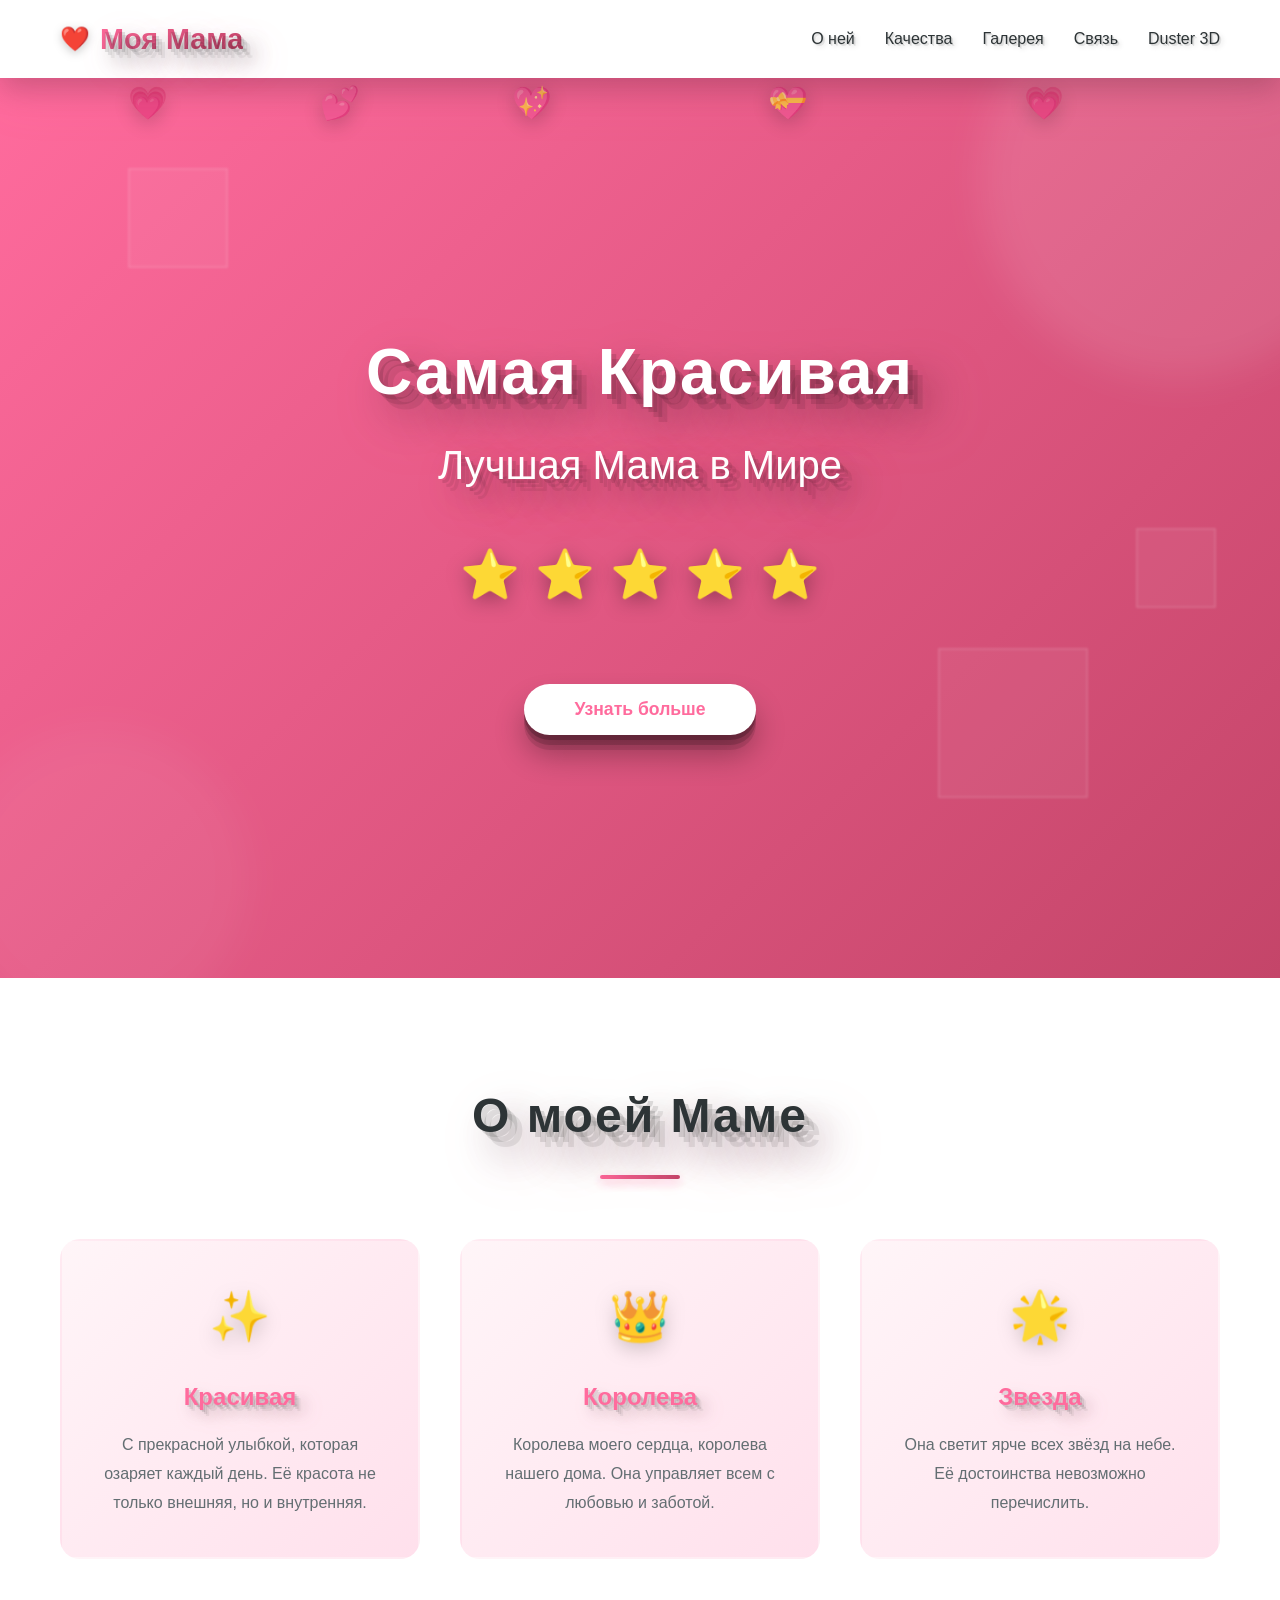
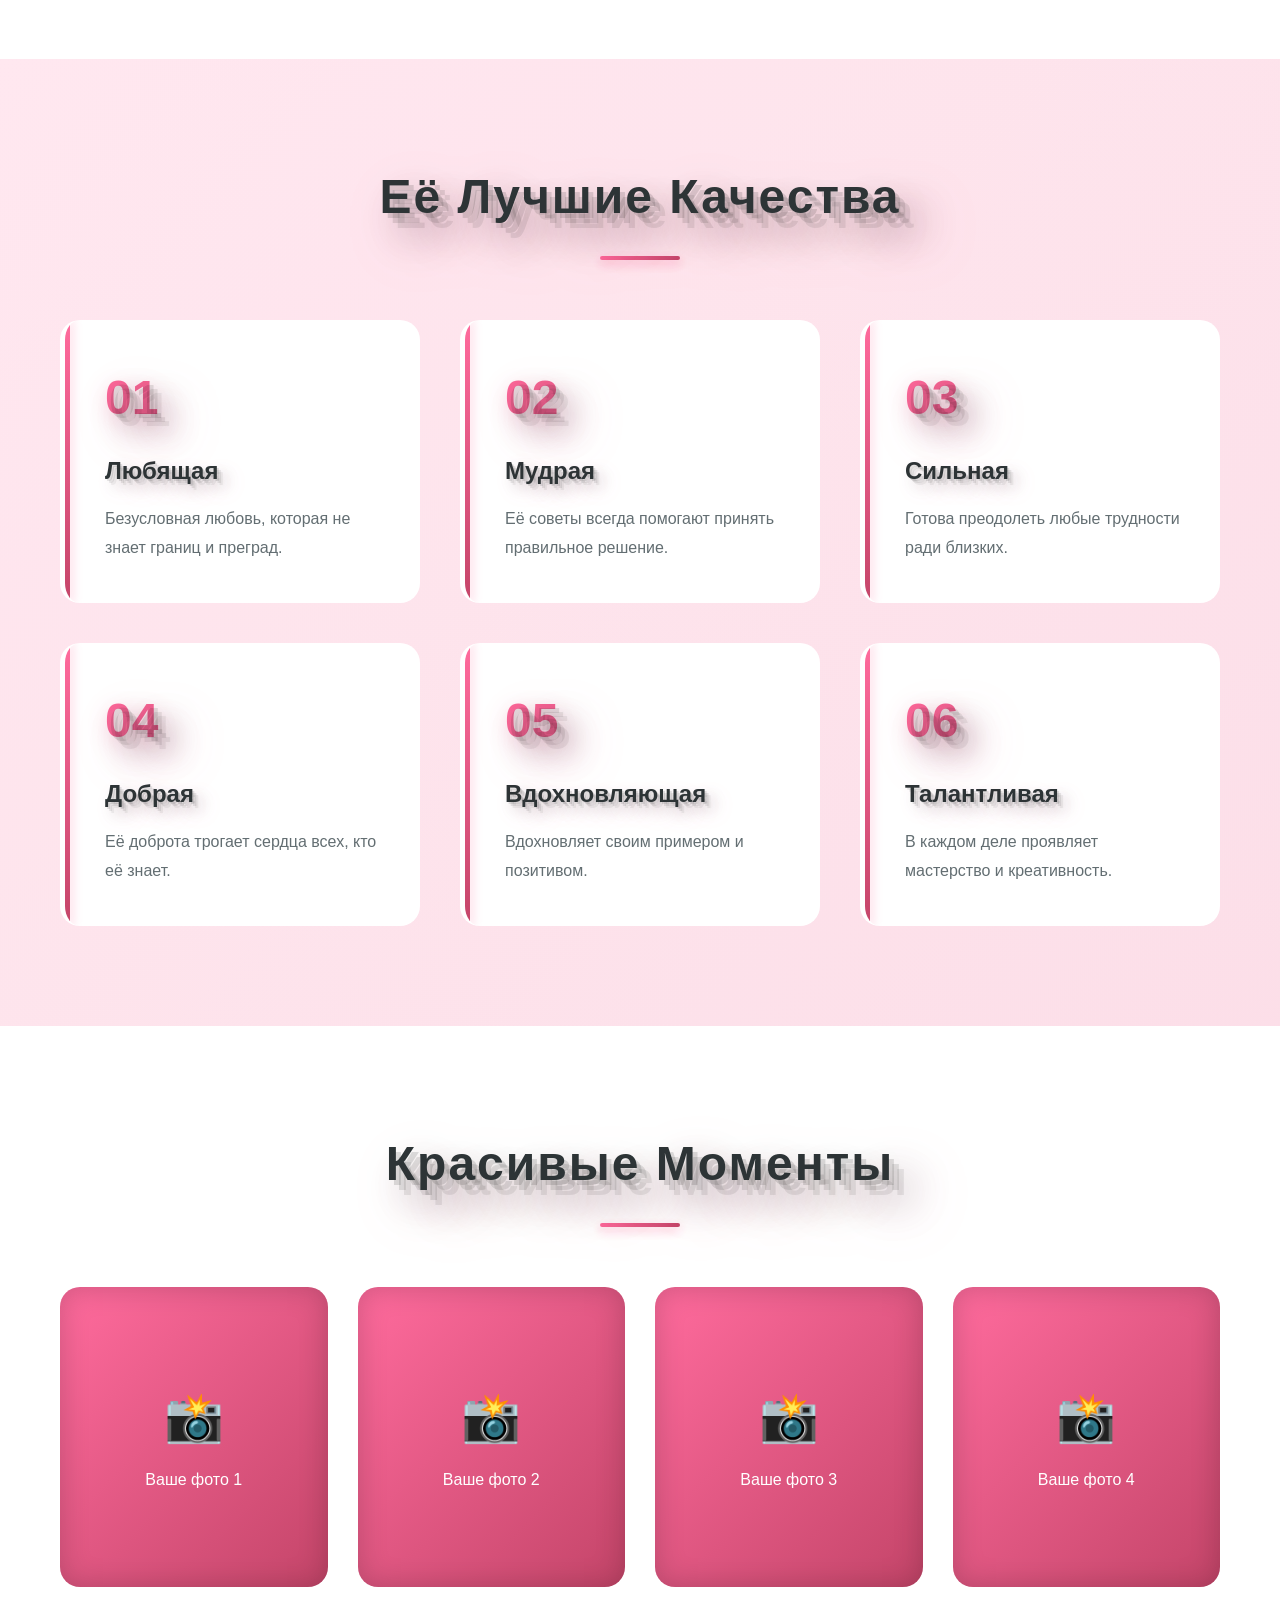
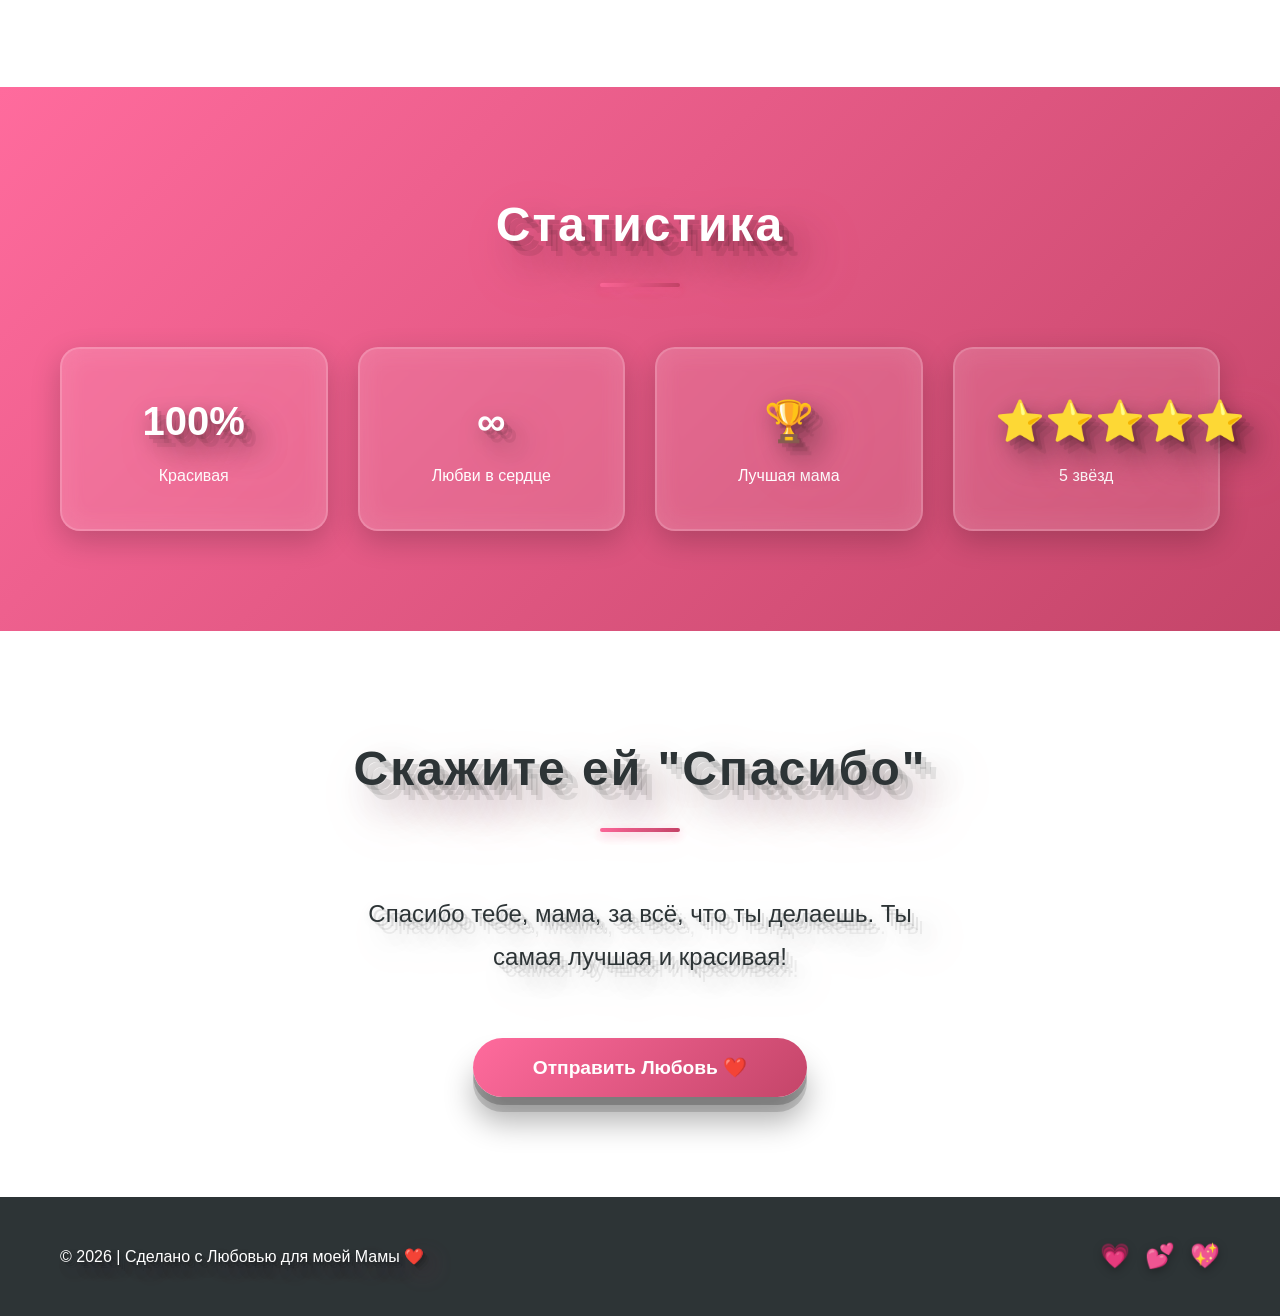
<file: index.html>
<!DOCTYPE html>
<html lang="ru">
<head>
    <meta charset="UTF-8">
    <meta name="viewport" content="width=device-width, initial-scale=1.0">
    <title>Моя Мама - 3D сайт</title>
    <link rel="stylesheet" href="styles.css">
</head>
<body>
    <!-- Навигация -->
    <nav class="navbar">
        <div class="container">
            <div class="logo">
                <span class="heart">❤️</span>
                <h1 class="text-3d">Моя Мама</h1>
            </div>
            <ul class="nav-links">
                <li><a href="#about" class="nav-text-3d">О ней</a></li>
                <li><a href="#qualities" class="nav-text-3d">Качества</a></li>
                <li><a href="#gallery" class="nav-text-3d">Галерея</a></li>
                <li><a href="#contact" class="nav-text-3d">Связь</a></li>
                <li><a href="duster.html" class="nav-text-3d">Duster 3D</a></li>
            </ul>
        </div>
    </nav>

    <!-- Герой секция с 3D эффектом -->
    <section class="hero">
        <div class="hero-content">
            <h2 class="hero-title text-3d-large">Самая Красивая</h2>
            <p class="hero-subtitle text-3d-medium">Лучшая Мама в Мире</p>
            <div class="stars-3d">
                <span class="star-3d">⭐</span>
                <span class="star-3d">⭐</span>
                <span class="star-3d">⭐</span>
                <span class="star-3d">⭐</span>
                <span class="star-3d">⭐</span>
            </div>
            <button class="cta-button button-3d">Узнать больше</button>
        </div>
        <div class="floating-hearts">
            <span class="heart-float">💗</span>
            <span class="heart-float">💕</span>
            <span class="heart-float">💖</span>
            <span class="heart-float">💝</span>
            <span class="heart-float">💗</span>
        </div>
        <!-- 3D фоновые элементы -->
        <div class="bg-cube cube-1"></div>
        <div class="bg-cube cube-2"></div>
        <div class="bg-cube cube-3"></div>
    </section>

    <!-- Секция о ней -->
    <section id="about" class="about">
        <div class="container">
            <h2 class="section-title text-3d-large">О моей Маме</h2>
            <div class="about-grid">
                <div class="about-card card-3d">
                    <div class="card-icon icon-3d">✨</div>
                    <h3 class="text-3d-small">Красивая</h3>
                    <p>С прекрасной улыбкой, которая озаряет каждый день. Её красота не только внешняя, но и внутренняя.</p>
                </div>
                <div class="about-card card-3d">
                    <div class="card-icon icon-3d">👑</div>
                    <h3 class="text-3d-small">Королева</h3>
                    <p>Королева моего сердца, королева нашего дома. Она управляет всем с любовью и заботой.</p>
                </div>
                <div class="about-card card-3d">
                    <div class="card-icon icon-3d">🌟</div>
                    <h3 class="text-3d-small">Звезда</h3>
                    <p>Она светит ярче всех звёзд на небе. Её достоинства невозможно перечислить.</p>
                </div>
            </div>
        </div>
    </section>

    <!-- Секция качеств -->
    <section id="qualities" class="qualities">
        <div class="container">
            <h2 class="section-title text-3d-large">Её Лучшие Качества</h2>
            <div class="qualities-grid">
                <div class="quality-item item-3d">
                    <div class="quality-number text-3d-medium">01</div>
                    <h3 class="text-3d-small">Любящая</h3>
                    <p>Безусловная любовь, которая не знает границ и преград.</p>
                </div>
                <div class="quality-item item-3d">
                    <div class="quality-number text-3d-medium">02</div>
                    <h3 class="text-3d-small">Мудрая</h3>
                    <p>Её советы всегда помогают принять правильное решение.</p>
                </div>
                <div class="quality-item item-3d">
                    <div class="quality-number text-3d-medium">03</div>
                    <h3 class="text-3d-small">Сильная</h3>
                    <p>Готова преодолеть любые трудности ради близких.</p>
                </div>
                <div class="quality-item item-3d">
                    <div class="quality-number text-3d-medium">04</div>
                    <h3 class="text-3d-small">Добрая</h3>
                    <p>Её доброта трогает сердца всех, кто её знает.</p>
                </div>
                <div class="quality-item item-3d">
                    <div class="quality-number text-3d-medium">05</div>
                    <h3 class="text-3d-small">Вдохновляющая</h3>
                    <p>Вдохновляет своим примером и позитивом.</p>
                </div>
                <div class="quality-item item-3d">
                    <div class="quality-number text-3d-medium">06</div>
                    <h3 class="text-3d-small">Талантливая</h3>
                    <p>В каждом деле проявляет мастерство и креативность.</p>
                </div>
            </div>
        </div>
    </section>

    <!-- Галерея с 3D эффектом -->
    <section id="gallery" class="gallery">
        <div class="container">
            <h2 class="section-title text-3d-large">Красивые Моменты</h2>
            <div class="gallery-grid">
                <div class="gallery-item gallery-3d">
                    <div class="gallery-placeholder">
                        <span>📸</span>
                        <p>Ваше фото 1</p>
                    </div>
                </div>
                <div class="gallery-item gallery-3d">
                    <div class="gallery-placeholder">
                        <span>📸</span>
                        <p>Ваше фото 2</p>
                    </div>
                </div>
                <div class="gallery-item gallery-3d">
                    <div class="gallery-placeholder">
                        <span>📸</span>
                        <p>Ваше фото 3</p>
                    </div>
                </div>
                <div class="gallery-item gallery-3d">
                    <div class="gallery-placeholder">
                        <span>📸</span>
                        <p>Ваше фото 4</p>
                    </div>
                </div>
            </div>
        </div>
    </section>

    <!-- Статистика с 3D -->
    <section class="stats">
        <div class="container">
            <h2 class="section-title text-3d-large" style="color: white;">Статистика</h2>
            <div class="stats-grid">
                <div class="stat-card stat-3d">
                    <h3 class="stat-number text-3d-medium">100%</h3>
                    <p class="stat-label">Красивая</p>
                </div>
                <div class="stat-card stat-3d">
                    <h3 class="stat-number text-3d-medium">∞</h3>
                    <p class="stat-label">Любви в сердце</p>
                </div>
                <div class="stat-card stat-3d">
                    <h3 class="stat-number text-3d-medium">🏆</h3>
                    <p class="stat-label">Лучшая мама</p>
                </div>
                <div class="stat-card stat-3d">
                    <h3 class="stat-number text-3d-medium">⭐⭐⭐⭐⭐</h3>
                    <p class="stat-label">5 звёзд</p>
                </div>
            </div>
        </div>
    </section>

    <!-- Контакт -->
    <section id="contact" class="contact">
        <div class="container">
            <h2 class="section-title text-3d-large">Скажите ей "Спасибо"</h2>
            <div class="contact-content">
                <p class="contact-text text-3d-medium">Спасибо тебе, мама, за всё, что ты делаешь. Ты самая лучшая и красивая!</p>
                <button class="contact-button button-3d">Отправить Любовь ❤️</button>
            </div>
        </div>
    </section>

    <!-- Футер -->
    <footer class="footer">
        <div class="container">
            <p class="text-3d-small">&copy; 2026 | Сделано с Любовью для моей Мамы ❤️</p>
            <div class="footer-hearts">
                <span>💗</span>
                <span>💕</span>
                <span>💖</span>
            </div>
        </div>
    </footer>

    <script src="script.js"></script>
</body>
</html>
</file>
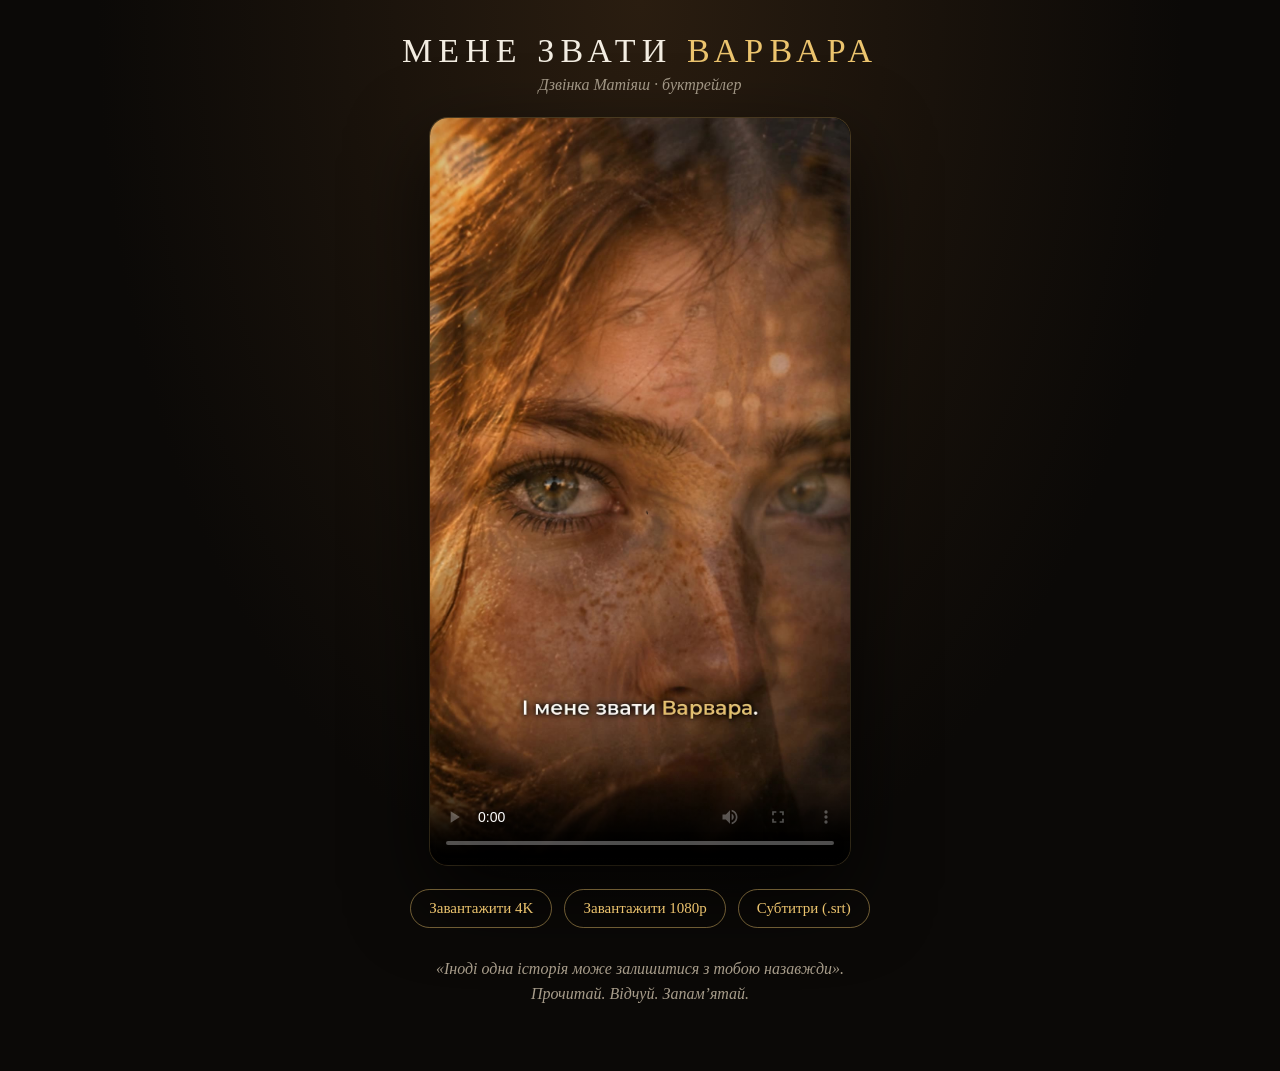
<file: varvara-trailer/index.html>
<!DOCTYPE html>
<html lang="uk">
<head>
    <meta charset="UTF-8">
    <meta name="viewport" content="width=device-width, initial-scale=1.0">
    <title>«Мене звати Варвара» — буктрейлер</title>
    <meta name="description" content="Кінематографічний буктрейлер за повістю Дзвінки Матіяш «Мене звати Варвара».">
    <style>
        :root { --gold: #ecc46e; --bg: #0b0907; --text: #f3ede2; --muted: #a79c8a; }
        * { box-sizing: border-box; }
        body {
            margin: 0; min-height: 100vh; background: radial-gradient(ellipse at 50% 0%, #2a1d10 0%, var(--bg) 60%);
            color: var(--text); font-family: Georgia, "Times New Roman", serif;
            display: flex; flex-direction: column; align-items: center; padding: 32px 16px 48px;
        }
        h1 { font-weight: 400; letter-spacing: 0.18em; text-transform: uppercase; font-size: clamp(20px, 5vw, 34px); margin: 0 0 6px; text-align: center; }
        h1 span { color: var(--gold); }
        .author { font-style: italic; color: var(--muted); margin: 0 0 24px; }
        .frame { width: min(100%, 420px); aspect-ratio: 9 / 16; border-radius: 18px; overflow: hidden; box-shadow: 0 30px 80px rgba(0, 0, 0, 0.7), 0 0 0 1px rgba(236, 196, 110, 0.25); background: #000; }
        video { width: 100%; height: 100%; display: block; object-fit: cover; }
        .links { margin-top: 24px; display: flex; flex-wrap: wrap; gap: 12px; justify-content: center; }
        .links a { color: var(--gold); text-decoration: none; border: 1px solid rgba(236, 196, 110, 0.45); padding: 10px 18px; border-radius: 999px; font-size: 15px; }
        .links a:hover { background: rgba(236, 196, 110, 0.12); }
        .quote { margin-top: 28px; max-width: 420px; text-align: center; font-style: italic; color: var(--muted); line-height: 1.6; }
    </style>
</head>
<body>
    <h1>Мене звати <span>Варвара</span></h1>
    <p class="author">Дзвінка Матіяш · буктрейлер</p>
    <div class="frame">
        <video controls playsinline preload="metadata" poster="poster.jpg">
            <source src="mene-zvaty-varvara-trailer-1080p.mp4" type="video/mp4">
            <track kind="captions" src="subtitles-uk.vtt" srclang="uk" label="Українська">
        </video>
    </div>
    <div class="links">
        <a href="mene-zvaty-varvara-trailer-4k.mp4" download>Завантажити 4K</a>
        <a href="mene-zvaty-varvara-trailer-1080p.mp4" download>Завантажити 1080p</a>
        <a href="subtitles-uk.srt" download>Субтитри (.srt)</a>
    </div>
    <p class="quote">«Іноді одна історія може залишитися з тобою назавжди».<br>Прочитай. Відчуй. Запам’ятай.</p>
</body>
</html>
</file>
<file: styles.css>
* {
    margin: 0;
    padding: 0;
    box-sizing: border-box;
}

:root {
    --primary-color: #ff6b9d;
    --secondary-color: #c44569;
    --accent-color: #ffa502;
    --light-bg: #fff5f8;
    --dark-text: #2d3436;
    --light-text: #636e72;
    --border-radius: 20px;
    --shadow: 0 10px 30px rgba(0, 0, 0, 0.1);
    --shadow-hover: 0 15px 40px rgba(0, 0, 0, 0.15);
}

html {
    scroll-behavior: smooth;
}

body {
    font-family: 'Segoe UI', Tahoma, Geneva, Verdana, sans-serif;
    color: var(--dark-text);
    background: linear-gradient(135deg, #fff5f8 0%, #ffe0ec 100%);
    line-height: 1.6;
    perspective: 1000px;
}

/* ============ 3D ТЕКСТ ЭФФЕКТЫ ============ */
.text-3d {
    position: relative;
    text-shadow: 
        3px 3px 0px rgba(0, 0, 0, 0.1),
        6px 6px 0px rgba(0, 0, 0, 0.08),
        9px 9px 0px rgba(0, 0, 0, 0.05),
        12px 12px 20px rgba(0, 0, 0, 0.3),
        15px 15px 40px rgba(255, 107, 157, 0.3);
    transition: text-shadow 0.3s ease, transform 0.3s ease;
}

.text-3d:hover {
    text-shadow: 
        2px 2px 0px rgba(0, 0, 0, 0.1),
        4px 4px 0px rgba(0, 0, 0, 0.08),
        6px 6px 0px rgba(0, 0, 0, 0.05),
        8px 8px 15px rgba(0, 0, 0, 0.3),
        10px 10px 30px rgba(255, 107, 157, 0.3);
    transform: translateY(-2px);
}

.text-3d-large {
    font-size: 4rem;
    text-shadow: 
        5px 5px 0px rgba(0, 0, 0, 0.12),
        10px 10px 0px rgba(0, 0, 0, 0.1),
        15px 15px 0px rgba(0, 0, 0, 0.08),
        20px 20px 40px rgba(0, 0, 0, 0.4),
        25px 25px 60px rgba(255, 107, 157, 0.4);
    font-weight: 800;
    letter-spacing: 2px;
    transform: translateZ(50px);
    position: relative;
}

.text-3d-medium {
    text-shadow: 
        4px 4px 0px rgba(0, 0, 0, 0.1),
        8px 8px 0px rgba(0, 0, 0, 0.08),
        12px 12px 0px rgba(0, 0, 0, 0.06),
        16px 16px 30px rgba(0, 0, 0, 0.35),
        20px 20px 50px rgba(255, 107, 157, 0.35);
}

.text-3d-small {
    text-shadow: 
        2px 2px 0px rgba(0, 0, 0, 0.1),
        4px 4px 0px rgba(0, 0, 0, 0.08),
        6px 6px 0px rgba(0, 0, 0, 0.05),
        8px 8px 15px rgba(0, 0, 0, 0.2),
        10px 10px 25px rgba(255, 107, 157, 0.2);
}

.nav-text-3d {
    text-shadow: 
        1px 1px 0px rgba(0, 0, 0, 0.1),
        2px 2px 0px rgba(0, 0, 0, 0.08),
        3px 3px 5px rgba(0, 0, 0, 0.15);
}

.container {
    max-width: 1200px;
    margin: 0 auto;
    padding: 0 20px;
}

/* ============ НАВИГАЦИЯ ============ */
.navbar {
    background: rgba(255, 255, 255, 0.95);
    backdrop-filter: blur(10px);
    padding: 1rem 0;
    position: sticky;
    top: 0;
    z-index: 1000;
    box-shadow: 0 10px 30px rgba(0, 0, 0, 0.2),
                0 20px 50px rgba(255, 107, 157, 0.1);
}

.navbar .container {
    display: flex;
    justify-content: space-between;
    align-items: center;
}

.logo {
    display: flex;
    align-items: center;
    gap: 10px;
    font-size: 24px;
    font-weight: bold;
}

.logo h1 {
    background: linear-gradient(135deg, var(--primary-color), var(--secondary-color));
    -webkit-background-clip: text;
    -webkit-text-fill-color: transparent;
    background-clip: text;
    font-size: 1.8rem;
}

.heart {
    animation: heartbeat 1.2s infinite;
    display: inline-block;
    filter: drop-shadow(0 3px 5px rgba(0, 0, 0, 0.2));
}

@keyframes heartbeat {
    0%, 100% { transform: scale(1) perspective(500px); }
    50% { transform: scale(1.3) perspective(500px) rotateZ(10deg); }
}

.nav-links {
    display: flex;
    list-style: none;
    gap: 30px;
}

.nav-links a {
    text-decoration: none;
    color: var(--dark-text);
    font-weight: 500;
    transition: color 0.3s ease, text-shadow 0.3s ease, transform 0.3s ease;
    position: relative;
    display: inline-block;
    transform: translateZ(20px);
}

.nav-links a:after {
    content: '';
    position: absolute;
    bottom: -5px;
    left: 0;
    width: 0;
    height: 3px;
    background: linear-gradient(135deg, var(--primary-color), var(--secondary-color));
    transition: width 0.3s ease;
    box-shadow: 0 2px 5px rgba(255, 107, 157, 0.3);
}

.nav-links a:hover {
    transform: translateZ(40px) translateY(-2px);
}

.nav-links a:hover:after {
    width: 100%;
}

/* ============ ГЕРОЙ СЕКЦИЯ ============ */
.hero {
    min-height: 100vh;
    display: flex;
    align-items: center;
    justify-content: center;
    position: relative;
    overflow: hidden;
    background: linear-gradient(135deg, #ff6b9d 0%, #c44569 100%);
    color: white;
    padding: 40px 20px;
    perspective: 1000px;
}

.hero::before {
    content: '';
    position: absolute;
    width: 400px;
    height: 400px;
    background: rgba(255, 255, 255, 0.1);
    border-radius: 50%;
    top: -100px;
    right: -100px;
    animation: float 6s ease-in-out infinite;
    filter: blur(20px);
}

.hero::after {
    content: '';
    position: absolute;
    width: 300px;
    height: 300px;
    background: rgba(255, 255, 255, 0.05);
    border-radius: 50%;
    bottom: -50px;
    left: -50px;
    animation: float 8s ease-in-out infinite;
    filter: blur(20px);
}

@keyframes float {
    0%, 100% { transform: translateY(0px) translateZ(0); }
    50% { transform: translateY(30px) translateZ(20px); }
}

.hero-content {
    position: relative;
    z-index: 10;
    text-align: center;
    animation: slideUp 1s ease-out;
}

@keyframes slideUp {
    from {
        opacity: 0;
        transform: translateY(50px) translateZ(-50px);
    }
    to {
        opacity: 1;
        transform: translateY(0) translateZ(0);
    }
}

.hero-title {
    font-size: 4rem;
    font-weight: 800;
    margin-bottom: 10px;
    letter-spacing: 2px;
}

.hero-subtitle {
    font-size: 2.5rem;
    font-weight: 300;
    margin-bottom: 40px;
}

.stars-3d {
    display: flex;
    justify-content: center;
    gap: 15px;
    margin: 40px 0;
    font-size: 3rem;
}

.star-3d {
    display: inline-block;
    animation: twinkle 1.5s infinite;
    filter: drop-shadow(0 5px 10px rgba(0, 0, 0, 0.3));
    transform: translateZ(30px);
}

.star-3d:nth-child(2) { animation-delay: 0.2s; }
.star-3d:nth-child(3) { animation-delay: 0.4s; }
.star-3d:nth-child(4) { animation-delay: 0.6s; }
.star-3d:nth-child(5) { animation-delay: 0.8s; }

@keyframes twinkle {
    0%, 100% { 
        opacity: 1;
        transform: translateZ(30px) scale(1);
    }
    50% { 
        opacity: 0.5;
        transform: translateZ(50px) scale(1.2);
    }
}

.button-3d {
    position: relative;
    background: white;
    color: var(--primary-color);
    border: none;
    padding: 15px 50px;
    font-size: 1.1rem;
    font-weight: 600;
    border-radius: 50px;
    cursor: pointer;
    transition: all 0.3s ease;
    margin-top: 30px;
    box-shadow: 
        0 5px 0px rgba(0, 0, 0, 0.2),
        0 10px 0px rgba(0, 0, 0, 0.15),
        0 15px 0px rgba(0, 0, 0, 0.1),
        0 20px 30px rgba(0, 0, 0, 0.3);
    transform: translateZ(40px);
}

.button-3d:hover {
    transform: translateZ(60px) translateY(-5px);
    box-shadow: 
        0 3px 0px rgba(0, 0, 0, 0.2),
        0 6px 0px rgba(0, 0, 0, 0.15),
        0 9px 0px rgba(0, 0, 0, 0.1),
        0 15px 25px rgba(0, 0, 0, 0.4);
}

.button-3d:active {
    transform: translateZ(40px) translateY(-2px);
}

/* 3D Кубики в фоне */
.bg-cube {
    position: absolute;
    border: 2px solid rgba(255, 255, 255, 0.1);
    background: rgba(255, 255, 255, 0.05);
    animation: rotateCube 10s infinite linear;
    filter: blur(1px);
}

.cube-1 {
    width: 100px;
    height: 100px;
    top: 10%;
    left: 10%;
    animation-delay: 0s;
}

.cube-2 {
    width: 150px;
    height: 150px;
    bottom: 20%;
    right: 15%;
    animation-delay: 2s;
}

.cube-3 {
    width: 80px;
    height: 80px;
    top: 50%;
    right: 5%;
    animation-delay: 4s;
}

@keyframes rotateCube {
    0% { transform: rotateX(0deg) rotateY(0deg) rotateZ(0deg); }
    100% { transform: rotateX(360deg) rotateY(360deg) rotateZ(360deg); }
}

.floating-hearts {
    position: absolute;
    width: 100%;
    height: 100%;
    pointer-events: none;
}

.heart-float {
    position: absolute;
    font-size: 2rem;
    animation: floatUp 3s ease-out infinite;
    opacity: 0.7;
    filter: drop-shadow(0 5px 10px rgba(0, 0, 0, 0.3));
}

.heart-float:nth-child(1) { left: 10%; animation-delay: 0s; }
.heart-float:nth-child(2) { left: 25%; animation-delay: 0.5s; }
.heart-float:nth-child(3) { left: 40%; animation-delay: 1s; }
.heart-float:nth-child(4) { left: 60%; animation-delay: 1.5s; }
.heart-float:nth-child(5) { left: 80%; animation-delay: 2s; }

@keyframes floatUp {
    0% {
        transform: translateY(0) rotateZ(0deg) translateZ(0);
        opacity: 0;
    }
    10% {
        opacity: 1;
    }
    90% {
        opacity: 1;
    }
    100% {
        transform: translateY(-100vh) rotateZ(360deg) translateZ(-50px);
        opacity: 0;
    }
}

/* ============ СЕКЦИЯ "О НЕЙ" ============ */
.about {
    padding: 100px 20px;
    background: white;
    perspective: 1000px;
}

.section-title {
    font-size: 3rem;
    font-weight: 700;
    text-align: center;
    margin-bottom: 60px;
    color: var(--dark-text);
    position: relative;
}

.section-title::after {
    content: '';
    display: block;
    width: 80px;
    height: 4px;
    background: linear-gradient(135deg, var(--primary-color), var(--secondary-color));
    margin: 20px auto 0;
    border-radius: 2px;
    box-shadow: 0 4px 10px rgba(255, 107, 157, 0.4);
}

.about-grid {
    display: grid;
    grid-template-columns: repeat(auto-fit, minmax(300px, 1fr));
    gap: 40px;
    margin-top: 60px;
}

/* 3D КАРТОЧКИ */
.card-3d {
    perspective: 1000px;
    transition: transform 0.6s cubic-bezier(0.175, 0.885, 0.32, 1.275), 
                box-shadow 0.6s ease;
}

.about-card {
    background: linear-gradient(135deg, #fff5f8 0%, #ffe0ec 100%);
    padding: 40px;
    border-radius: var(--border-radius);
    text-align: center;
    border: 2px solid transparent;
    cursor: pointer;
    position: relative;
    transform-style: preserve-3d;
}

.about-card:hover {
    transform: translateY(-15px) rotateX(10deg) rotateY(-10deg) rotateZ(2deg) translateZ(50px);
    border-color: var(--primary-color);
    box-shadow: 
        0 15px 40px rgba(0, 0, 0, 0.15),
        0 0 40px rgba(255, 107, 157, 0.3),
        25px 25px 50px rgba(255, 107, 157, 0.2);
}

.card-icon {
    font-size: 3rem;
    margin-bottom: 20px;
    display: inline-block;
    filter: drop-shadow(0 5px 10px rgba(0, 0, 0, 0.2));
    transform: translateZ(30px);
}

.icon-3d {
    animation: floatIcon 3s ease-in-out infinite;
}

@keyframes floatIcon {
    0%, 100% { transform: translateY(0) translateZ(30px); }
    50% { transform: translateY(-10px) translateZ(50px); }
}

.about-card h3 {
    font-size: 1.5rem;
    margin-bottom: 15px;
    color: var(--primary-color);
}

.about-card p {
    color: var(--light-text);
    line-height: 1.8;
}

/* ============ СЕКЦИЯ КАЧЕСТВ ============ */
.qualities {
    padding: 100px 20px;
    background: linear-gradient(135deg, rgba(255, 107, 157, 0.05) 0%, rgba(196, 69, 105, 0.05) 100%);
    perspective: 1000px;
}

.qualities-grid {
    display: grid;
    grid-template-columns: repeat(auto-fit, minmax(300px, 1fr));
    gap: 40px;
    margin-top: 60px;
}

.item-3d {
    perspective: 1000px;
    transition: transform 0.6s cubic-bezier(0.175, 0.885, 0.32, 1.275),
                box-shadow 0.6s ease;
}

.quality-item {
    background: white;
    padding: 40px;
    border-radius: var(--border-radius);
    position: relative;
    overflow: hidden;
    transform-style: preserve-3d;
    border-left: 5px solid transparent;
}

.quality-item::before {
    content: '';
    position: absolute;
    top: 0;
    left: 0;
    width: 5px;
    height: 100%;
    background: linear-gradient(180deg, var(--primary-color), var(--secondary-color));
    box-shadow: 3px 0 10px rgba(255, 107, 157, 0.3);
}

.quality-item:hover {
    transform: translateY(-15px) rotateY(15deg) rotateX(-5deg) translateZ(60px);
    box-shadow: 
        0 15px 40px rgba(0, 0, 0, 0.15),
        0 0 40px rgba(255, 107, 157, 0.25),
        -20px 20px 40px rgba(255, 107, 157, 0.15);
}

.quality-number {
    font-size: 3rem;
    font-weight: 700;
    background: linear-gradient(135deg, var(--primary-color), var(--secondary-color));
    -webkit-background-clip: text;
    -webkit-text-fill-color: transparent;
    background-clip: text;
    margin-bottom: 15px;
    filter: drop-shadow(0 5px 10px rgba(255, 107, 157, 0.3));
}

.quality-item h3 {
    font-size: 1.5rem;
    margin-bottom: 15px;
    color: var(--dark-text);
}

.quality-item p {
    color: var(--light-text);
    line-height: 1.8;
}

/* ============ ГАЛЕРЕЯ ============ */
.gallery {
    padding: 100px 20px;
    background: white;
    perspective: 1000px;
}

.gallery-grid {
    display: grid;
    grid-template-columns: repeat(auto-fit, minmax(250px, 1fr));
    gap: 30px;
    margin-top: 60px;
}

.gallery-3d {
    perspective: 1000px;
    transition: transform 0.6s cubic-bezier(0.175, 0.885, 0.32, 1.275),
                box-shadow 0.6s ease;
}

.gallery-item {
    border-radius: var(--border-radius);
    overflow: hidden;
    cursor: pointer;
    height: 300px;
    position: relative;
    transform-style: preserve-3d;
}

.gallery-item:hover {
    transform: rotateY(15deg) rotateX(-10deg) translateZ(80px) scale(1.05);
    box-shadow: 
        0 15px 40px rgba(0, 0, 0, 0.2),
        0 0 50px rgba(255, 107, 157, 0.4),
        30px 30px 60px rgba(255, 107, 157, 0.25);
}

.gallery-placeholder {
    width: 100%;
    height: 100%;
    background: linear-gradient(135deg, var(--primary-color) 0%, var(--secondary-color) 100%);
    display: flex;
    flex-direction: column;
    align-items: center;
    justify-content: center;
    color: white;
    text-align: center;
    font-size: 3rem;
    box-shadow: inset 0 0 30px rgba(0, 0, 0, 0.2);
}

.gallery-placeholder p {
    font-size: 1rem;
    margin-top: 10px;
}

/* ============ СТАТИСТИКА ============ */
.stats {
    padding: 100px 20px;
    background: linear-gradient(135deg, #ff6b9d 0%, #c44569 100%);
    color: white;
    perspective: 1000px;
}

.stats-grid {
    display: grid;
    grid-template-columns: repeat(auto-fit, minmax(200px, 1fr));
    gap: 30px;
    margin-top: 60px;
}

.stat-3d {
    perspective: 1000px;
    transition: transform 0.6s cubic-bezier(0.175, 0.885, 0.32, 1.275),
                box-shadow 0.6s ease;
}

.stat-card {
    background: rgba(255, 255, 255, 0.1);
    backdrop-filter: blur(10px);
    padding: 40px;
    border-radius: var(--border-radius);
    text-align: center;
    border: 2px solid rgba(255, 255, 255, 0.2);
    transform-style: preserve-3d;
    box-shadow: 
        inset 0 0 30px rgba(255, 255, 255, 0.1),
        0 10px 30px rgba(0, 0, 0, 0.2);
}

.stat-card:hover {
    transform: translateY(-15px) rotateX(5deg) rotateY(15deg) translateZ(50px);
    background: rgba(255, 255, 255, 0.15);
    box-shadow: 
        inset 0 0 30px rgba(255, 255, 255, 0.15),
        0 20px 40px rgba(0, 0, 0, 0.3),
        0 0 40px rgba(255, 255, 255, 0.2);
}

.stat-number {
    font-size: 2.5rem;
    font-weight: 700;
    margin-bottom: 10px;
    filter: drop-shadow(0 5px 10px rgba(0, 0, 0, 0.2));
}

.stat-label {
    font-size: 1rem;
    font-weight: 500;
}

/* ============ КОНТАКТ ============ */
.contact {
    padding: 100px 20px;
    background: white;
    perspective: 1000px;
}

.contact-content {
    text-align: center;
    max-width: 600px;
    margin: 60px auto 0;
}

.contact-text {
    font-size: 1.5rem;
    color: var(--dark-text);
    margin-bottom: 30px;
    font-weight: 500;
    line-height: 1.8;
    filter: drop-shadow(0 3px 5px rgba(0, 0, 0, 0.1));
}

.contact-button {
    background: linear-gradient(135deg, var(--primary-color), var(--secondary-color));
    color: white;
    border: none;
    padding: 18px 60px;
    font-size: 1.2rem;
    font-weight: 600;
    border-radius: 50px;
    cursor: pointer;
    transition: all 0.3s ease;
    box-shadow: 
        0 8px 0px rgba(0, 0, 0, 0.2),
        0 15px 0px rgba(0, 0, 0, 0.15),
        0 25px 30px rgba(0, 0, 0, 0.3);
    transform: translateZ(50px);
}

.contact-button:hover {
    transform: translateZ(70px) translateY(-8px);
    box-shadow: 
        0 5px 0px rgba(0, 0, 0, 0.2),
        0 10px 0px rgba(0, 0, 0, 0.15),
        0 20px 25px rgba(0, 0, 0, 0.4);
}

.contact-button:active {
    transform: translateZ(50px) translateY(-3px);
}

/* ============ ФУТЕР ============ */
.footer {
    background: var(--dark-text);
    color: white;
    padding: 40px 20px;
    text-align: center;
    perspective: 1000px;
}

.footer .container {
    display: flex;
    justify-content: space-between;
    align-items: center;
    flex-wrap: wrap;
    gap: 20px;
}

.footer-hearts {
    display: flex;
    gap: 15px;
    font-size: 1.5rem;
}

.footer-hearts span {
    animation: heartbeat 1.2s infinite;
    filter: drop-shadow(0 3px 5px rgba(0, 0, 0, 0.3));
}

.footer-hearts span:nth-child(2) { animation-delay: 0.2s; }
.footer-hearts span:nth-child(3) { animation-delay: 0.4s; }

/* ============ АДАПТИВНОСТЬ ============ */
@media (max-width: 768px) {
    .nav-links {
        gap: 15px;
    }

    .hero-title {
        font-size: 2.5rem;
    }

    .hero-subtitle {
        font-size: 1.5rem;
    }

    .section-title {
        font-size: 2rem;
    }

    .stars {
        font-size: 2rem;
        gap: 10px;
    }

    .footer .container {
        flex-direction: column;
    }

    .about-card,
    .quality-item {
        padding: 25px;
    }
}

@media (max-width: 480px) {
    .hero-title {
        font-size: 2rem;
    }

    .hero-subtitle {
        font-size: 1.2rem;
    }

    .nav-links {
        flex-direction: column;
        gap: 10px;
    }

    .logo {
        margin-bottom: 10px;
    }

    .section-title {
        font-size: 1.5rem;
    }
}
</file>
